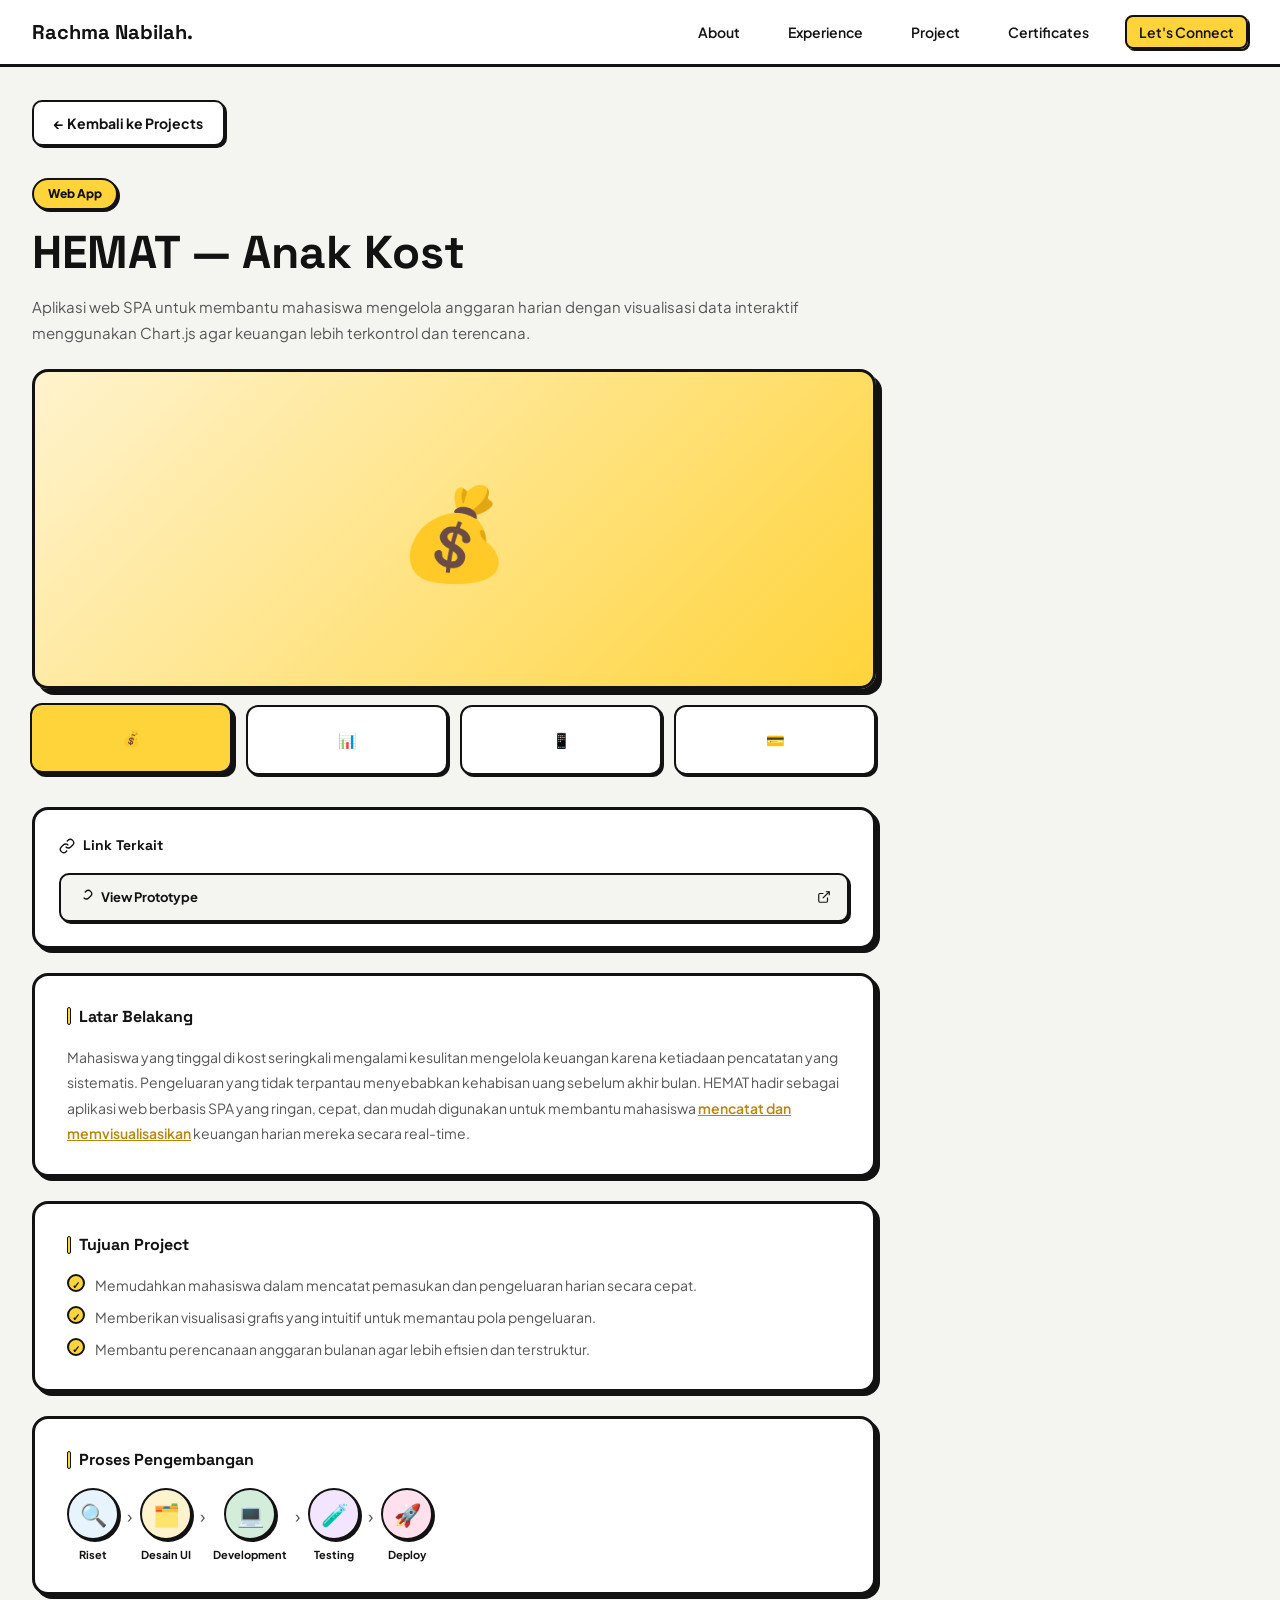
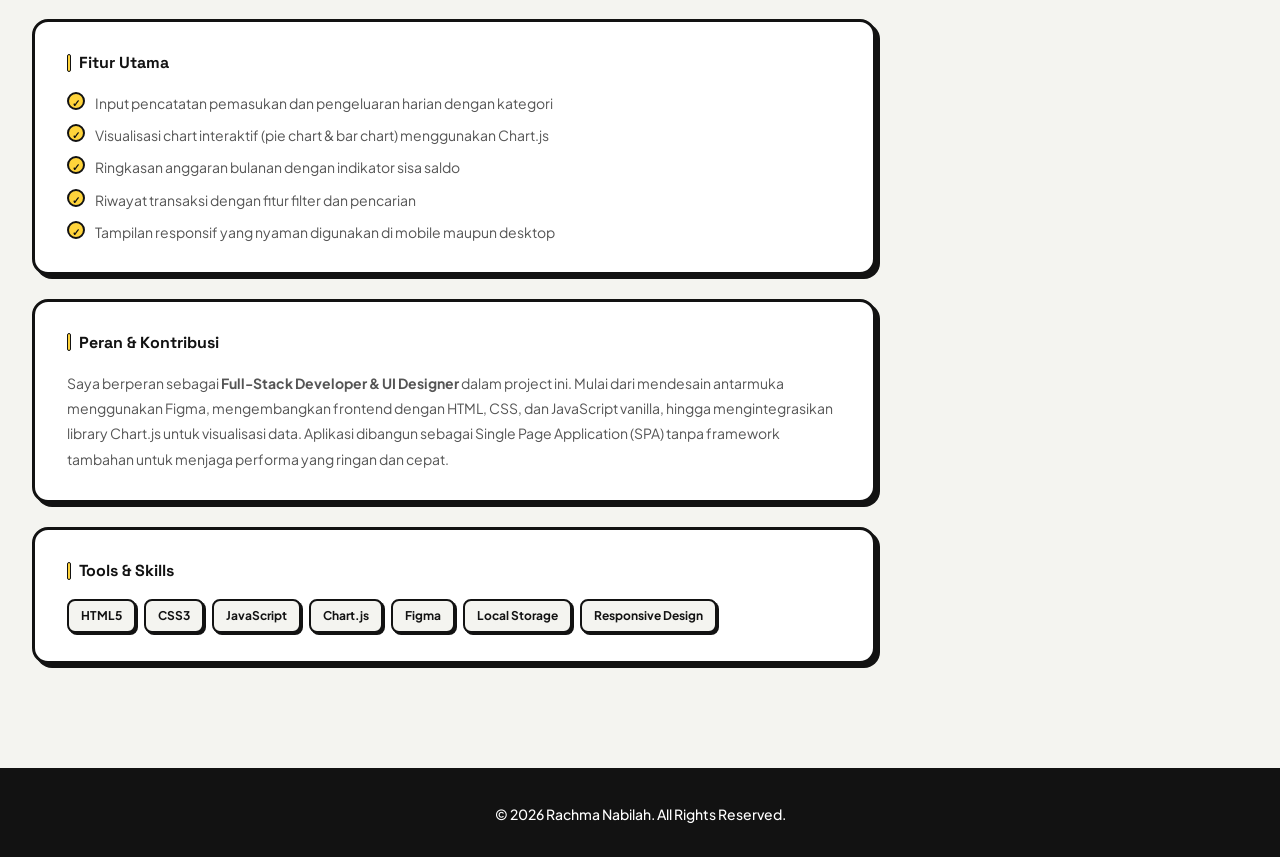
<file: detail-hemat.html>
<!DOCTYPE html>
<html lang="id">
<head>
  <meta charset="UTF-8" />
  <meta name="viewport" content="width=device-width, initial-scale=1.0" />
  <title>HEMAT Anak Kost — Rachma Nabilah</title>
  <link href="https://fonts.googleapis.com/css2?family=Plus+Jakarta+Sans:wght@400;500;600;700;800&family=Space+Grotesk:wght@500;700&display=swap" rel="stylesheet" />
  <link rel="stylesheet" href="css/detail.css">
</head>
<body>
  <nav>
    <div class="nav-inner">
      <a class="nav-brand" href="portfolio (1).html">Rachma Nabilah.</a>
      <ul class="nav-links">
        <li><a href="portfolio (1).html#about">About</a></li>
        <li><a href="portfolio (1).html#experience">Experience</a></li>
        <li><a href="portfolio (1).html#projects">Project</a></li>
        <li><a href="portfolio (1).html#certifications">Certificates</a></li>
        <li><a href="portfolio (1).html#contact" class="nav-cta">Let's Connect</a></li>
      </ul>
      <button class="nav-toggle" onclick="document.querySelector('.nav-links').classList.toggle('open')" aria-label="Menu">&#9776;</button>
    </div>
  </nav>

  <div class="back-wrap">
    <a href="portfolio (1).html#projects" class="btn-back">&#8592; Kembali ke Projects</a>
  </div>

  <div class="detail-wrap">
    <!-- KOLOM KIRI -->
    <div class="detail-left">
      <div class="project-header">
        <div class="project-type-badge">Web App</div>
        <h1 class="project-title">HEMAT — Anak Kost</h1>
        <p class="project-subtitle">Aplikasi web SPA untuk membantu mahasiswa mengelola anggaran harian dengan visualisasi data interaktif menggunakan Chart.js agar keuangan lebih terkontrol dan terencana.</p>
      </div>

      <div class="img-main-wrap" id="mainImage">💰</div>
      
      <!-- 4 Gambar Thumbnail di Sebelah Kanan Dibawah Deskripsi/Gambar Utama -->
      <div class="img-thumbs">
        <div class="img-thumb active" onclick="changeImage('💰')">💰</div>
        <div class="img-thumb" onclick="changeImage('📊')">📊</div>
        <div class="img-thumb" onclick="changeImage('📱')">📱</div>
        <div class="img-thumb" onclick="changeImage('💳')">💳</div>
      </div>

      <!-- Card Link Terkait (Dipindahkan ke sini, tepat di bawah 4 thumbnail) -->
      <div class="sidebar-card" style="margin-bottom: 24px;">
        <div class="sidebar-title">
          <svg width="16" height="16" viewBox="0 0 24 24" fill="none" stroke="currentColor" stroke-width="2"><path d="M10 13a5 5 0 0 0 7.54.54l3-3a5 5 0 0 0-7.07-7.07l-1.72 1.71"/><path d="M14 11a5 5 0 0 0-7.54-.54l-3 3a5 5 0 0 0 7.07 7.07l1.71-1.71"/></svg>
          Link Terkait
        </div>
        <a href="#" class="link-btn">
          <span>
            <svg width="16" height="16" viewBox="0 0 24 24" fill="none" stroke="currentColor" stroke-width="2"><path d="M10 13a5 5 0 0 0 7.54.54l3-3a5 5 0 0 0-7.07-7.07l-1.72 1.71"/></svg>
            View Prototype
          </span>
          <svg width="14" height="14" viewBox="0 0 24 24" fill="none" stroke="currentColor" stroke-width="2"><path d="M18 13v6a2 2 0 0 1-2 2H5a2 2 0 0 1-2-2V8a2 2 0 0 1 2-2h6"/><polyline points="15 3 21 3 21 9"/><line x1="10" y1="14" x2="21" y2="3"/></svg>
        </a>
      </div>

      <div class="content-block">
        <h3 class="block-title">Latar Belakang</h3>
        <p class="block-text">Mahasiswa yang tinggal di kost seringkali mengalami kesulitan mengelola keuangan karena ketiadaan pencatatan yang sistematis. Pengeluaran yang tidak terpantau menyebabkan kehabisan uang sebelum akhir bulan. HEMAT hadir sebagai aplikasi web berbasis SPA yang ringan, cepat, dan mudah digunakan untuk membantu mahasiswa <a href="#">mencatat dan memvisualisasikan</a> keuangan harian mereka secara real-time.</p>
      </div>

      <div class="content-block">
        <h3 class="block-title">Tujuan Project</h3>
        <ul class="check-list">
          <li>Memudahkan mahasiswa dalam <a href="#">mencatat pemasukan dan pengeluaran</a> harian secara cepat.</li>
          <li>Memberikan visualisasi grafis yang intuitif untuk memantau pola pengeluaran.</li>
          <li>Membantu perencanaan anggaran bulanan agar lebih efisien dan terstruktur.</li>
        </ul>
      </div>

      <div class="content-block">
        <h3 class="block-title">Proses Pengembangan</h3>
        <div class="process-steps">
          <div class="process-step">
            <div class="step-icon" style="background:#E8F4FD;">🔍</div>
            <span class="step-label">Riset</span>
          </div>
          <div class="step-arrow">›</div>
          <div class="process-step">
            <div class="step-icon" style="background:#FFF3CD;">🗂️</div>
            <span class="step-label">Desain UI</span>
          </div>
          <div class="step-arrow">›</div>
          <div class="process-step">
            <div class="step-icon" style="background:#D4EDDA;">💻</div>
            <span class="step-label">Development</span>
          </div>
          <div class="step-arrow">›</div>
          <div class="process-step">
            <div class="step-icon" style="background:#F3E5FF;">🧪</div>
            <span class="step-label">Testing</span>
          </div>
          <div class="step-arrow">›</div>
          <div class="process-step">
            <div class="step-icon" style="background:#FFE0EC;">🚀</div>
            <span class="step-label">Deploy</span>
          </div>
        </div>
      </div>

      <div class="content-block">
        <h3 class="block-title">Fitur Utama</h3>
        <ul class="check-list">
          <li>Input pencatatan pemasukan dan pengeluaran harian dengan kategori</li>
          <li>Visualisasi chart interaktif (pie chart & bar chart) menggunakan Chart.js</li>
          <li>Ringkasan anggaran bulanan dengan indikator sisa saldo</li>
          <li>Riwayat transaksi dengan fitur filter dan pencarian</li>
          <li>Tampilan responsif yang nyaman digunakan di mobile maupun desktop</li>
        </ul>
      </div>

      <div class="content-block">
        <h3 class="block-title">Peran &amp; Kontribusi</h3>
        <p class="block-text">Saya berperan sebagai <strong>Full-Stack Developer & UI Designer</strong> dalam project ini. Mulai dari mendesain antarmuka menggunakan Figma, mengembangkan frontend dengan HTML, CSS, dan JavaScript vanilla, hingga mengintegrasikan library Chart.js untuk visualisasi data. Aplikasi dibangun sebagai Single Page Application (SPA) tanpa framework tambahan untuk menjaga performa yang ringan dan cepat.</p>
      </div>

      <div class="content-block">
        <h3 class="block-title">Tools &amp; Skills</h3>
        <div class="tags-wrap">
          <span class="tag">HTML5</span>
          <span class="tag">CSS3</span>
          <span class="tag">JavaScript</span>
          <span class="tag">Chart.js</span>
          <span class="tag">Figma</span>
          <span class="tag">Local Storage</span>
          <span class="tag">Responsive Design</span>
        </div>
      </div>
    </div>
    </div>
  </div>

  <footer>
    <p>&copy; 2026 <span>Rachma Nabilah</span>. All Rights Reserved.</p>
  </footer>

  <script src="js/detail.js"></script>
</body>
</html>
</file>
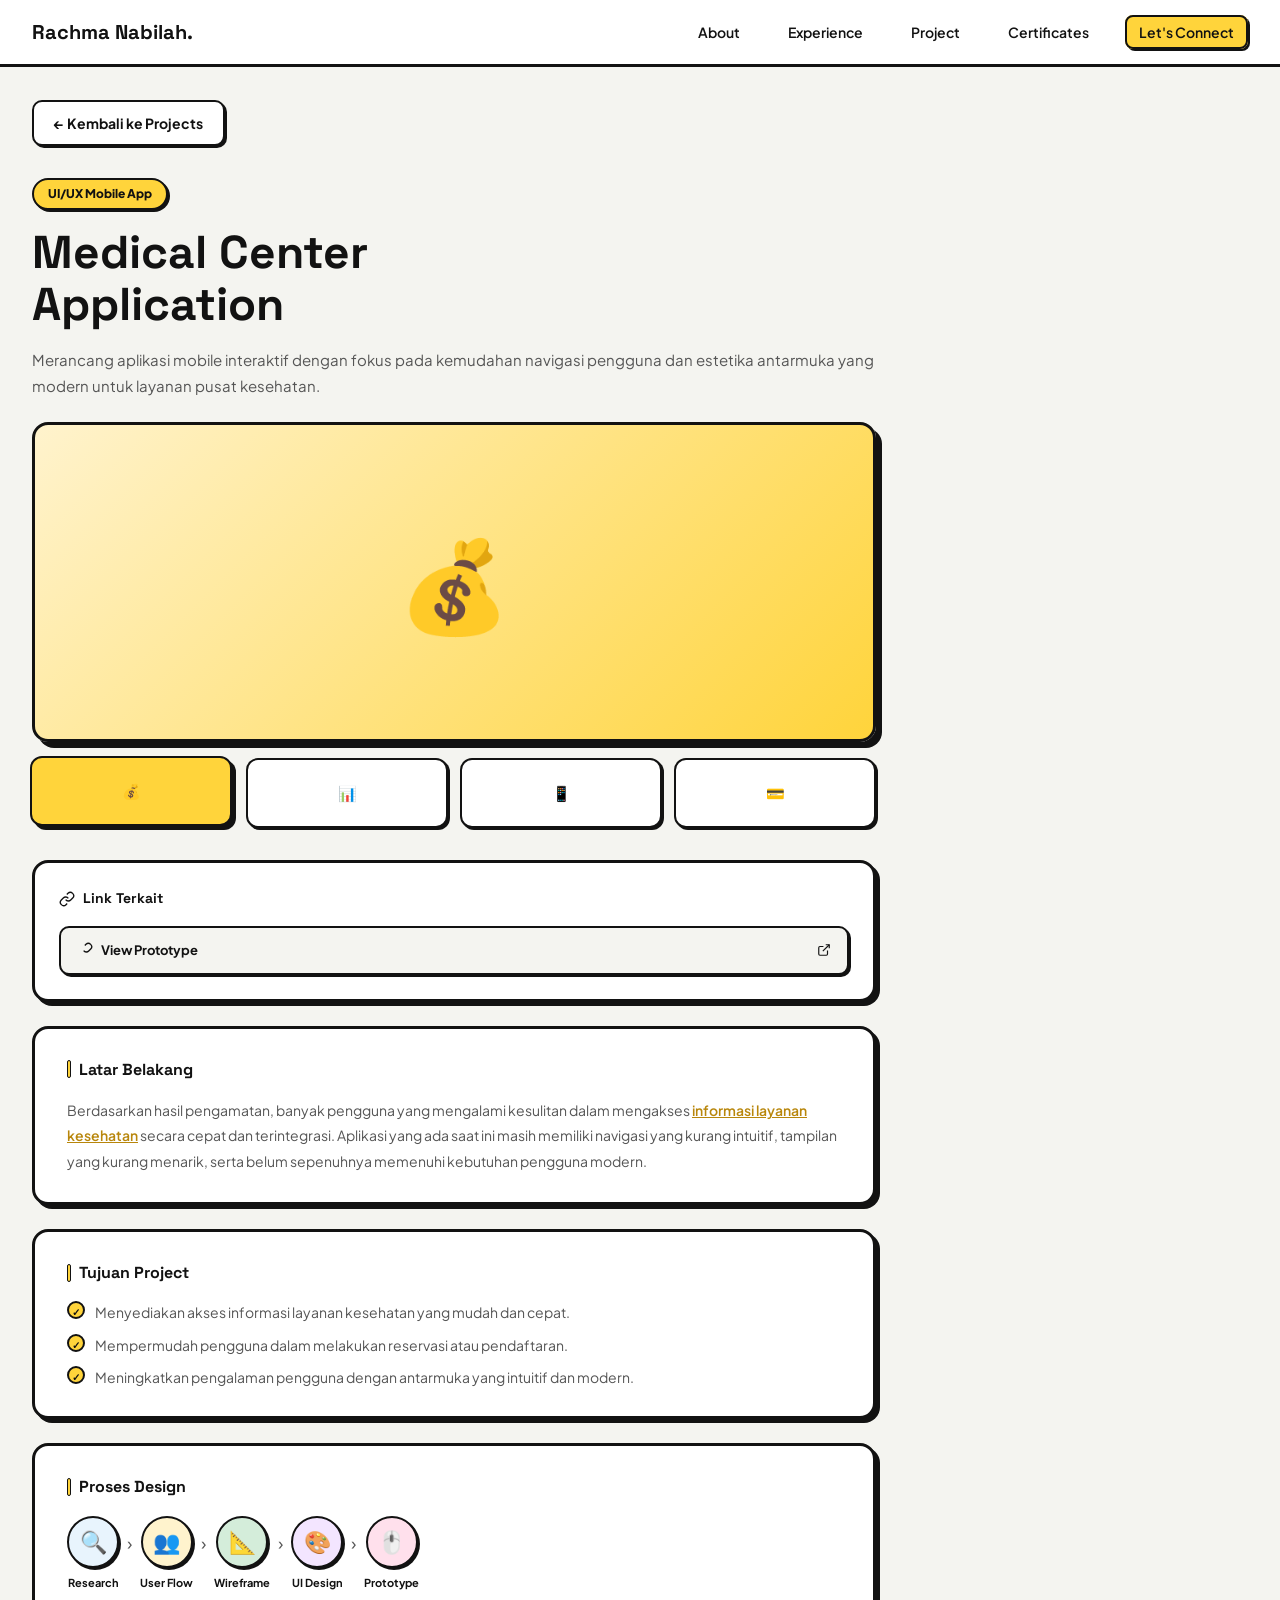
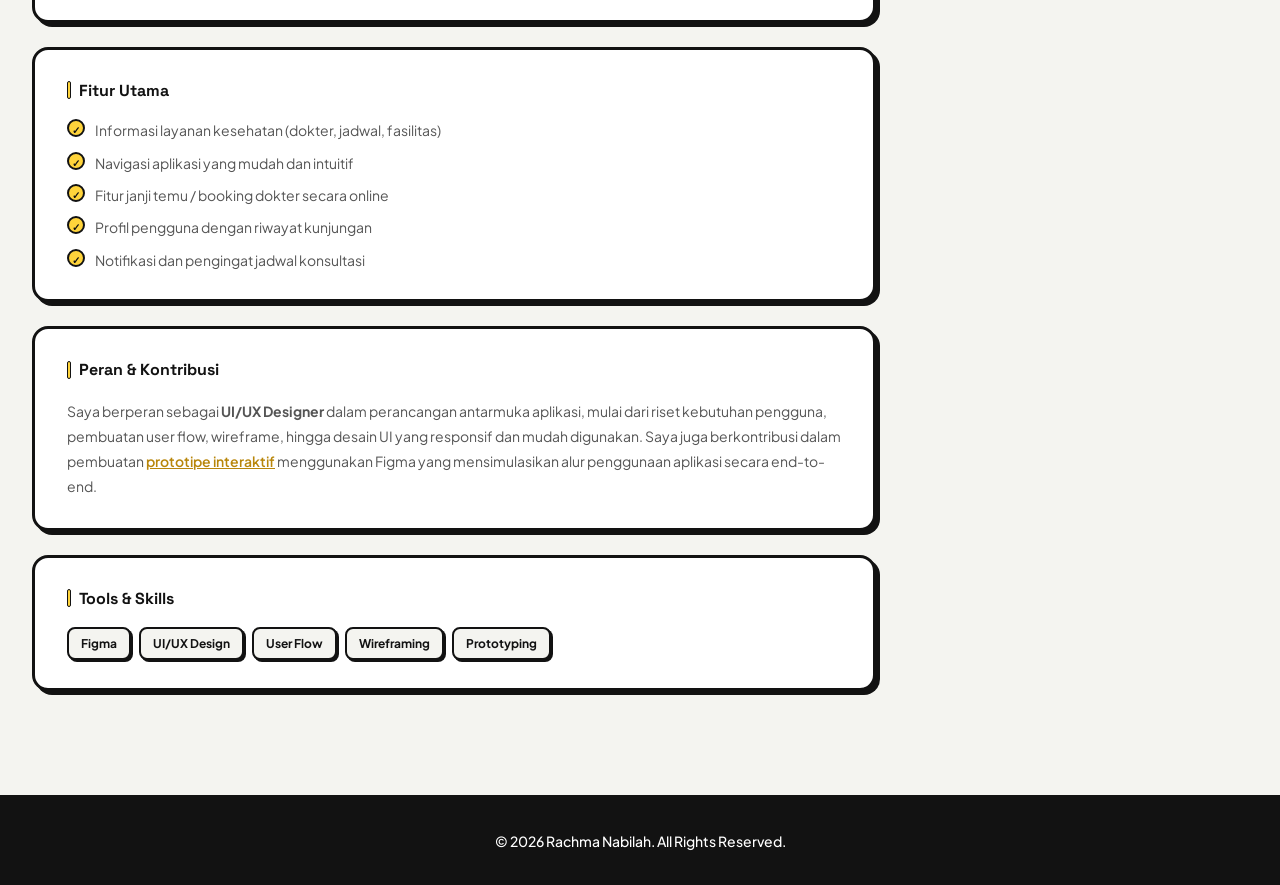
<file: detail-medical.html>
<!DOCTYPE html>
<html lang="id">
<head>
  <meta charset="UTF-8" />
  <meta name="viewport" content="width=device-width, initial-scale=1.0" />
  <title>Medical Center Application — Rachma Nabilah</title>
  <link href="https://fonts.googleapis.com/css2?family=Plus+Jakarta+Sans:wght@400;500;600;700;800&family=Space+Grotesk:wght@500;700&display=swap" rel="stylesheet" />
  <link rel="stylesheet" href="css/detail.css">
</head>
<body>
  <nav>
    <div class="nav-inner">
      <a class="nav-brand" href="portfolio (1).html">Rachma Nabilah.</a>
      <ul class="nav-links">
        <li><a href="portfolio (1).html#about">About</a></li>
        <li><a href="portfolio (1).html#experience">Experience</a></li>
        <li><a href="portfolio (1).html#projects">Project</a></li>
        <li><a href="portfolio (1).html#certifications">Certificates</a></li>
        <li><a href="portfolio (1).html#contact" class="nav-cta">Let's Connect</a></li>
      </ul>
      <button class="nav-toggle" onclick="document.querySelector('.nav-links').classList.toggle('open')" aria-label="Menu">&#9776;</button>
    </div>
  </nav>

  <div class="back-wrap">
    <a href="portfolio (1).html#projects" class="btn-back">&#8592; Kembali ke Projects</a>
  </div>

  <div class="detail-wrap">
    <!-- KOLOM KIRI -->
    <div class="detail-left">
      <div class="project-header">
        <div class="project-type-badge">UI/UX Mobile App</div>
        <h1 class="project-title">Medical Center<br>Application</h1>
        <p class="project-subtitle">Merancang aplikasi mobile interaktif dengan fokus pada kemudahan navigasi pengguna dan estetika antarmuka yang modern untuk layanan pusat kesehatan.</p>
      </div>

      <div class="img-main-wrap" id="mainImage">💰</div>
      
      <!-- 4 Gambar Thumbnail di Sebelah Kanan Dibawah Deskripsi/Gambar Utama -->
      <div class="img-thumbs">
        <div class="img-thumb active" onclick="changeImage('💰')">💰</div>
        <div class="img-thumb" onclick="changeImage('📊')">📊</div>
        <div class="img-thumb" onclick="changeImage('📱')">📱</div>
        <div class="img-thumb" onclick="changeImage('💳')">💳</div>
      </div>

      <!-- Card Link Terkait (Dipindahkan ke sini, tepat di bawah 4 thumbnail) -->
      <div class="sidebar-card" style="margin-bottom: 24px;">
        <div class="sidebar-title">
          <svg width="16" height="16" viewBox="0 0 24 24" fill="none" stroke="currentColor" stroke-width="2"><path d="M10 13a5 5 0 0 0 7.54.54l3-3a5 5 0 0 0-7.07-7.07l-1.72 1.71"/><path d="M14 11a5 5 0 0 0-7.54-.54l-3 3a5 5 0 0 0 7.07 7.07l1.71-1.71"/></svg>
          Link Terkait
        </div>
        <a href="#" class="link-btn">
          <span>
            <svg width="16" height="16" viewBox="0 0 24 24" fill="none" stroke="currentColor" stroke-width="2"><path d="M10 13a5 5 0 0 0 7.54.54l3-3a5 5 0 0 0-7.07-7.07l-1.72 1.71"/></svg>
            View Prototype
          </span>
          <svg width="14" height="14" viewBox="0 0 24 24" fill="none" stroke="currentColor" stroke-width="2"><path d="M18 13v6a2 2 0 0 1-2 2H5a2 2 0 0 1-2-2V8a2 2 0 0 1 2-2h6"/><polyline points="15 3 21 3 21 9"/><line x1="10" y1="14" x2="21" y2="3"/></svg>
        </a>
      </div>

      <div class="content-block">
        <h3 class="block-title">Latar Belakang</h3>
        <p class="block-text">Berdasarkan hasil pengamatan, banyak pengguna yang mengalami kesulitan dalam mengakses <a href="#">informasi layanan kesehatan</a> secara cepat dan terintegrasi. Aplikasi yang ada saat ini masih memiliki navigasi yang kurang intuitif, tampilan yang kurang menarik, serta belum sepenuhnya memenuhi kebutuhan pengguna modern.</p>
      </div>

      <div class="content-block">
        <h3 class="block-title">Tujuan Project</h3>
        <ul class="check-list">
          <li>Menyediakan akses <a href="#">informasi layanan kesehatan</a> yang mudah dan cepat.</li>
          <li>Mempermudah pengguna dalam melakukan <a href="#">reservasi atau pendaftaran</a>.</li>
          <li>Meningkatkan pengalaman pengguna dengan <a href="#">antarmuka yang intuitif</a> dan modern.</li>
        </ul>
      </div>

      <div class="content-block">
        <h3 class="block-title">Proses Design</h3>
        <div class="process-steps">
          <div class="process-step">
            <div class="step-icon" style="background:#E8F4FD;">🔍</div>
            <span class="step-label">Research</span>
          </div>
          <div class="step-arrow">›</div>
          <div class="process-step">
            <div class="step-icon" style="background:#FFF3CD;">👥</div>
            <span class="step-label">User Flow</span>
          </div>
          <div class="step-arrow">›</div>
          <div class="process-step">
            <div class="step-icon" style="background:#D4EDDA;">📐</div>
            <span class="step-label">Wireframe</span>
          </div>
          <div class="step-arrow">›</div>
          <div class="process-step">
            <div class="step-icon" style="background:#F3E5FF;">🎨</div>
            <span class="step-label">UI Design</span>
          </div>
          <div class="step-arrow">›</div>
          <div class="process-step">
            <div class="step-icon" style="background:#FFE0EC;">🖱️</div>
            <span class="step-label">Prototype</span>
          </div>
        </div>
      </div>

      <div class="content-block">
        <h3 class="block-title">Fitur Utama</h3>
        <ul class="check-list">
          <li>Informasi layanan kesehatan (dokter, jadwal, fasilitas)</li>
          <li>Navigasi aplikasi yang mudah dan intuitif</li>
          <li>Fitur janji temu / booking dokter secara online</li>
          <li>Profil pengguna dengan riwayat kunjungan</li>
          <li>Notifikasi dan pengingat jadwal konsultasi</li>
        </ul>
      </div>

      <div class="content-block">
        <h3 class="block-title">Peran &amp; Kontribusi</h3>
        <p class="block-text">Saya berperan sebagai <strong>UI/UX Designer</strong> dalam perancangan antarmuka aplikasi, mulai dari riset kebutuhan pengguna, pembuatan user flow, wireframe, hingga desain UI yang responsif dan mudah digunakan. Saya juga berkontribusi dalam pembuatan <a href="#">prototipe interaktif</a> menggunakan Figma yang mensimulasikan alur penggunaan aplikasi secara end-to-end.</p>
      </div>

      <div class="content-block">
        <h3 class="block-title">Tools &amp; Skills</h3>
        <div class="tags-wrap">
          <span class="tag">Figma</span>
          <span class="tag">UI/UX Design</span>
          <span class="tag">User Flow</span>
          <span class="tag">Wireframing</span>
          <span class="tag">Prototyping</span>
        </div>
      </div>
    </div>
    </div>
  </div>

  <footer>
    <p>&copy; 2026 <span>Rachma Nabilah</span>. All Rights Reserved.</p>
  </footer>

  <script src="js/detail.js"></script>
</body>
</html>
</file>
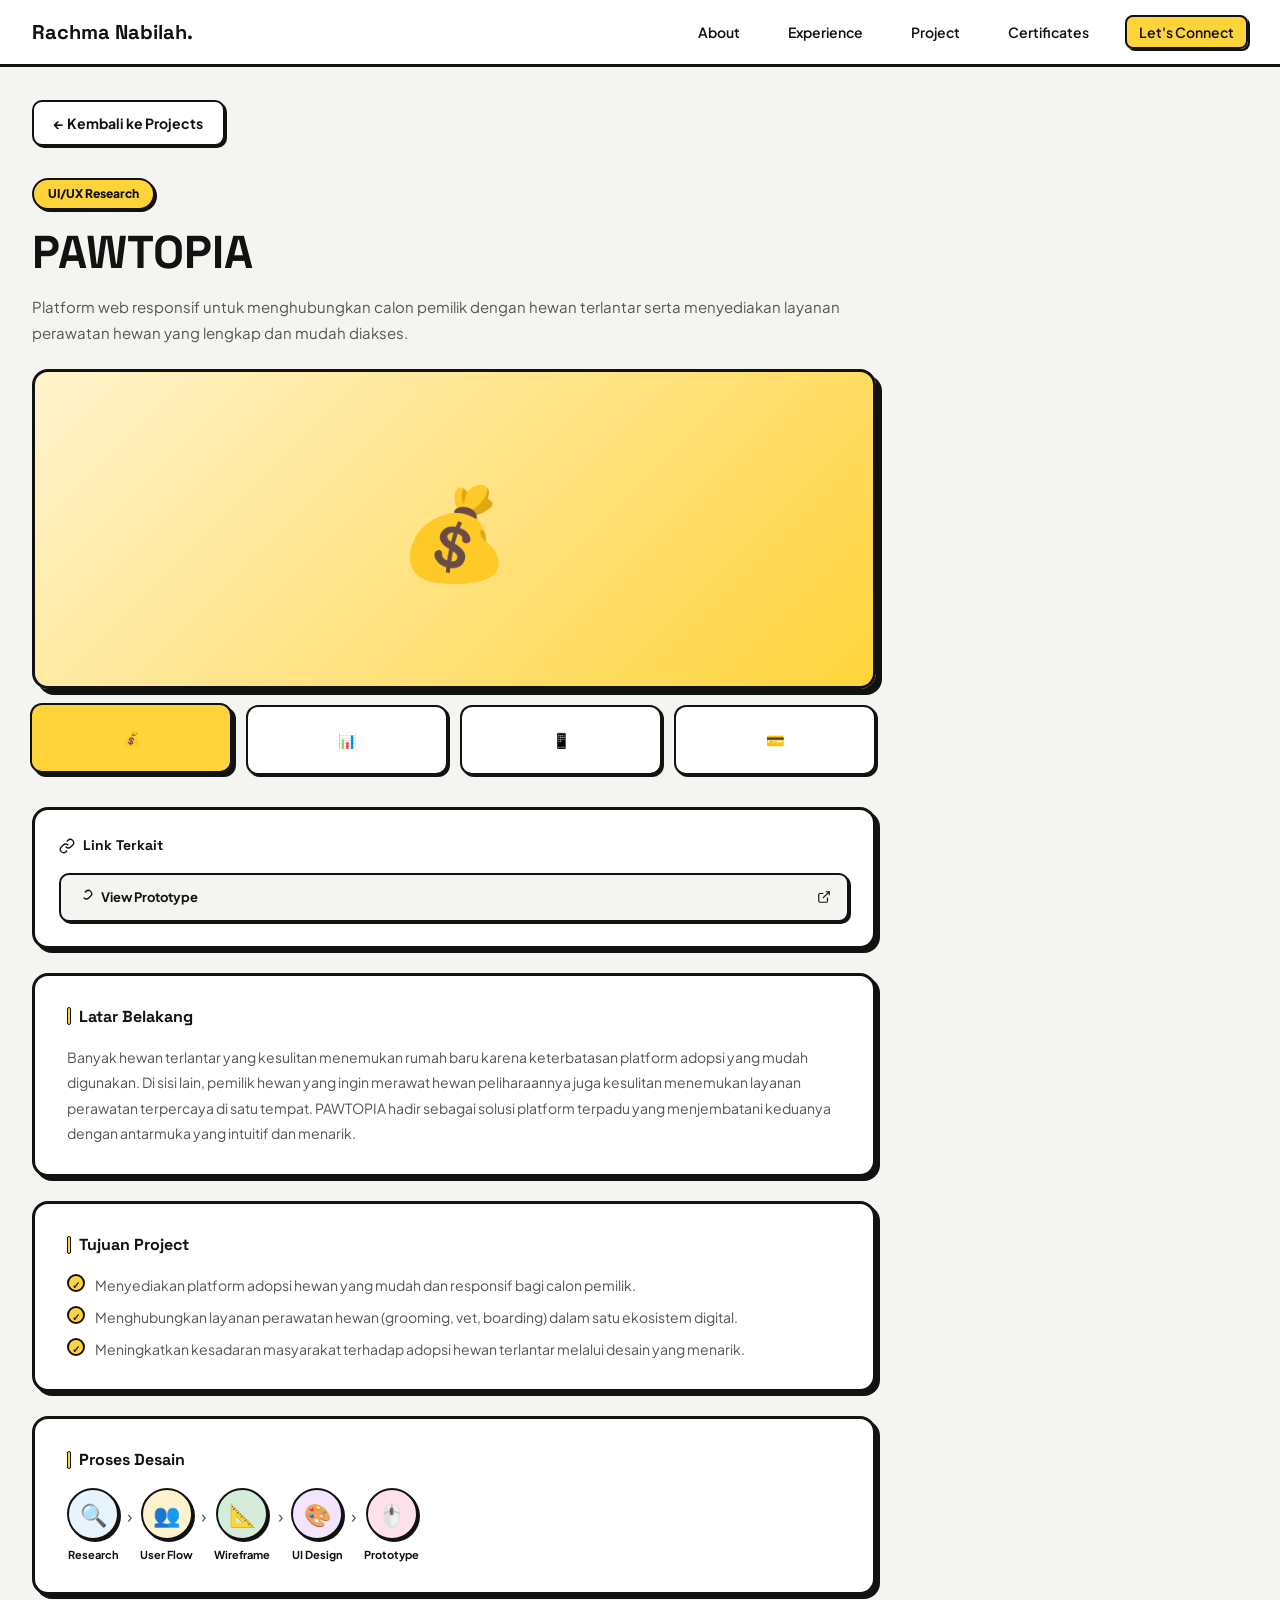
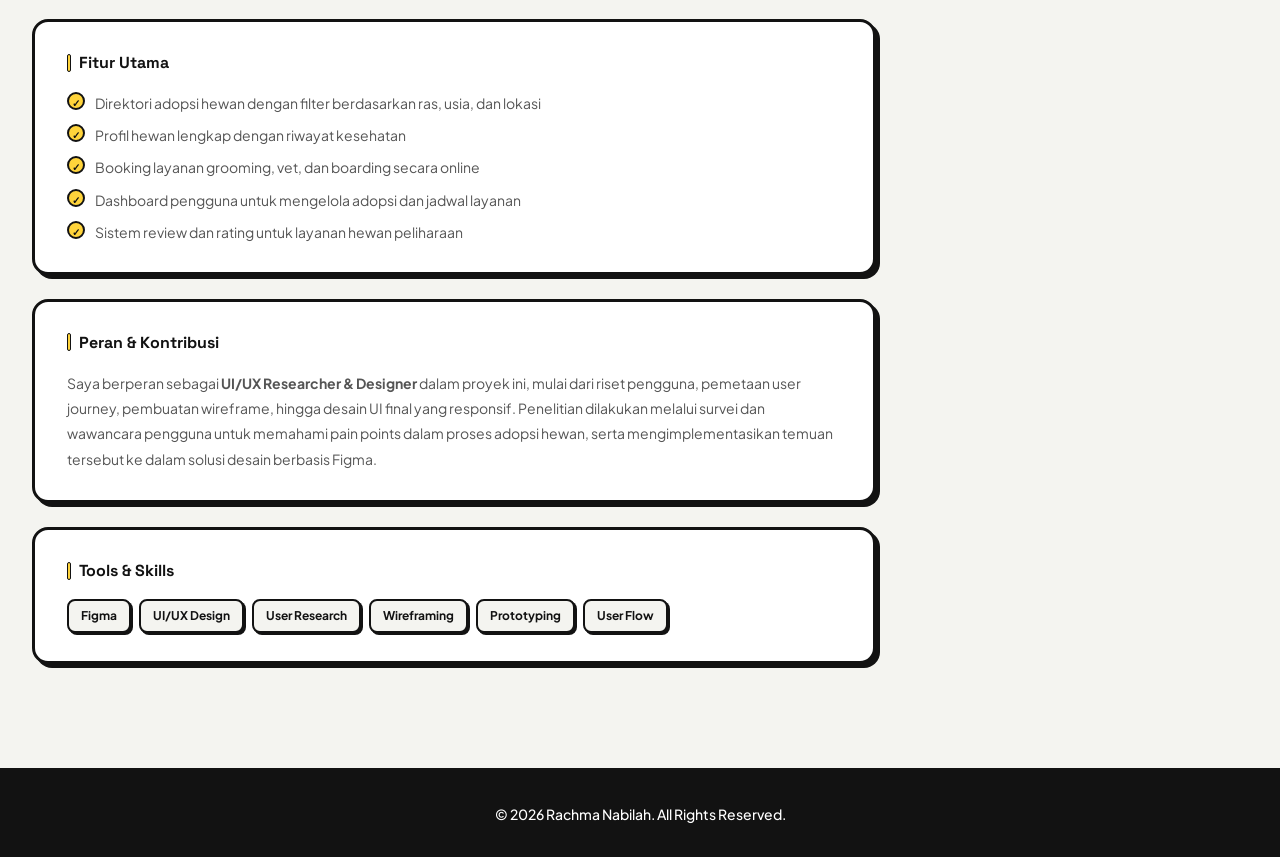
<file: detail-pawtopia.html>
<!DOCTYPE html>
<html lang="id">
<head>
  <meta charset="UTF-8" />
  <meta name="viewport" content="width=device-width, initial-scale=1.0" />
  <title>PAWTOPIA — Rachma Nabilah</title>
  <link href="https://fonts.googleapis.com/css2?family=Plus+Jakarta+Sans:wght@400;500;600;700;800&family=Space+Grotesk:wght@500;700&display=swap" rel="stylesheet" />
  <link rel="stylesheet" href="css/detail.css">
</head>
<body>
  <nav>
    <div class="nav-inner">
      <a class="nav-brand" href="portfolio (1).html">Rachma Nabilah.</a>
      <ul class="nav-links">
        <li><a href="portfolio (1).html#about">About</a></li>
        <li><a href="portfolio (1).html#experience">Experience</a></li>
        <li><a href="portfolio (1).html#projects">Project</a></li>
        <li><a href="portfolio (1).html#certifications">Certificates</a></li>
        <li><a href="portfolio (1).html#contact" class="nav-cta">Let's Connect</a></li>
      </ul>
      <button class="nav-toggle" onclick="document.querySelector('.nav-links').classList.toggle('open')" aria-label="Menu">&#9776;</button>
    </div>
  </nav>

  <div class="back-wrap">
    <a href="portfolio (1).html#projects" class="btn-back">&#8592; Kembali ke Projects</a>
  </div>

  <div class="detail-wrap">
    <!-- KOLOM KIRI -->
    <div class="detail-left">
      <div class="project-header">
        <div class="project-type-badge">UI/UX Research</div>
        <h1 class="project-title">PAWTOPIA</h1>
        <p class="project-subtitle">Platform web responsif untuk menghubungkan calon pemilik dengan hewan terlantar serta menyediakan layanan perawatan hewan yang lengkap dan mudah diakses.</p>
      </div>

      <div class="img-main-wrap" id="mainImage">💰</div>
      
      <!-- 4 Gambar Thumbnail di Sebelah Kanan Dibawah Deskripsi/Gambar Utama -->
      <div class="img-thumbs">
        <div class="img-thumb active" onclick="changeImage('💰')">💰</div>
        <div class="img-thumb" onclick="changeImage('📊')">📊</div>
        <div class="img-thumb" onclick="changeImage('📱')">📱</div>
        <div class="img-thumb" onclick="changeImage('💳')">💳</div>
      </div>

      <!-- Card Link Terkait (Dipindahkan ke sini, tepat di bawah 4 thumbnail) -->
      <div class="sidebar-card" style="margin-bottom: 24px;">
        <div class="sidebar-title">
          <svg width="16" height="16" viewBox="0 0 24 24" fill="none" stroke="currentColor" stroke-width="2"><path d="M10 13a5 5 0 0 0 7.54.54l3-3a5 5 0 0 0-7.07-7.07l-1.72 1.71"/><path d="M14 11a5 5 0 0 0-7.54-.54l-3 3a5 5 0 0 0 7.07 7.07l1.71-1.71"/></svg>
          Link Terkait
        </div>
        <a href="#" class="link-btn">
          <span>
            <svg width="16" height="16" viewBox="0 0 24 24" fill="none" stroke="currentColor" stroke-width="2"><path d="M10 13a5 5 0 0 0 7.54.54l3-3a5 5 0 0 0-7.07-7.07l-1.72 1.71"/></svg>
            View Prototype
          </span>
          <svg width="14" height="14" viewBox="0 0 24 24" fill="none" stroke="currentColor" stroke-width="2"><path d="M18 13v6a2 2 0 0 1-2 2H5a2 2 0 0 1-2-2V8a2 2 0 0 1 2-2h6"/><polyline points="15 3 21 3 21 9"/><line x1="10" y1="14" x2="21" y2="3"/></svg>
        </a>
      </div>

      <div class="content-block">
        <h3 class="block-title">Latar Belakang</h3>
        <p class="block-text">Banyak hewan terlantar yang kesulitan menemukan rumah baru karena keterbatasan platform adopsi yang mudah digunakan. Di sisi lain, pemilik hewan yang ingin merawat hewan peliharaannya juga kesulitan menemukan layanan perawatan terpercaya di satu tempat. PAWTOPIA hadir sebagai solusi platform terpadu yang menjembatani keduanya dengan antarmuka yang intuitif dan menarik.</p>
      </div>

      <div class="content-block">
        <h3 class="block-title">Tujuan Project</h3>
        <ul class="check-list">
          <li>Menyediakan platform adopsi hewan yang <a href="#">mudah dan responsif</a> bagi calon pemilik.</li>
          <li>Menghubungkan layanan perawatan hewan (grooming, vet, boarding) dalam satu ekosistem digital.</li>
          <li>Meningkatkan kesadaran masyarakat terhadap adopsi hewan terlantar melalui desain yang menarik.</li>
        </ul>
      </div>

      <div class="content-block">
        <h3 class="block-title">Proses Desain</h3>
        <div class="process-steps">
          <div class="process-step">
            <div class="step-icon" style="background:#E8F4FD;">🔍</div>
            <span class="step-label">Research</span>
          </div>
          <div class="step-arrow">›</div>
          <div class="process-step">
            <div class="step-icon" style="background:#FFF3CD;">👥</div>
            <span class="step-label">User Flow</span>
          </div>
          <div class="step-arrow">›</div>
          <div class="process-step">
            <div class="step-icon" style="background:#D4EDDA;">📐</div>
            <span class="step-label">Wireframe</span>
          </div>
          <div class="step-arrow">›</div>
          <div class="process-step">
            <div class="step-icon" style="background:#F3E5FF;">🎨</div>
            <span class="step-label">UI Design</span>
          </div>
          <div class="step-arrow">›</div>
          <div class="process-step">
            <div class="step-icon" style="background:#FFE0EC;">🖱️</div>
            <span class="step-label">Prototype</span>
          </div>
        </div>
      </div>

      <div class="content-block">
        <h3 class="block-title">Fitur Utama</h3>
        <ul class="check-list">
          <li>Direktori adopsi hewan dengan filter berdasarkan ras, usia, dan lokasi</li>
          <li>Profil hewan lengkap dengan riwayat kesehatan</li>
          <li>Booking layanan grooming, vet, dan boarding secara online</li>
          <li>Dashboard pengguna untuk mengelola adopsi dan jadwal layanan</li>
          <li>Sistem review dan rating untuk layanan hewan peliharaan</li>
        </ul>
      </div>

      <div class="content-block">
        <h3 class="block-title">Peran &amp; Kontribusi</h3>
        <p class="block-text">Saya berperan sebagai <strong>UI/UX Researcher & Designer</strong> dalam proyek ini, mulai dari riset pengguna, pemetaan user journey, pembuatan wireframe, hingga desain UI final yang responsif. Penelitian dilakukan melalui survei dan wawancara pengguna untuk memahami pain points dalam proses adopsi hewan, serta mengimplementasikan temuan tersebut ke dalam solusi desain berbasis Figma.</p>
      </div>

      <div class="content-block">
        <h3 class="block-title">Tools &amp; Skills</h3>
        <div class="tags-wrap">
          <span class="tag">Figma</span>
          <span class="tag">UI/UX Design</span>
          <span class="tag">User Research</span>
          <span class="tag">Wireframing</span>
          <span class="tag">Prototyping</span>
          <span class="tag">User Flow</span>
        </div>
      </div>
    </div>
    </div>
  </div>

  <footer>
    <p>&copy; 2026 <span>Rachma Nabilah</span>. All Rights Reserved.</p>
  </footer>

  <script src="js/detail.js"></script>
</body>
</html>
</file>
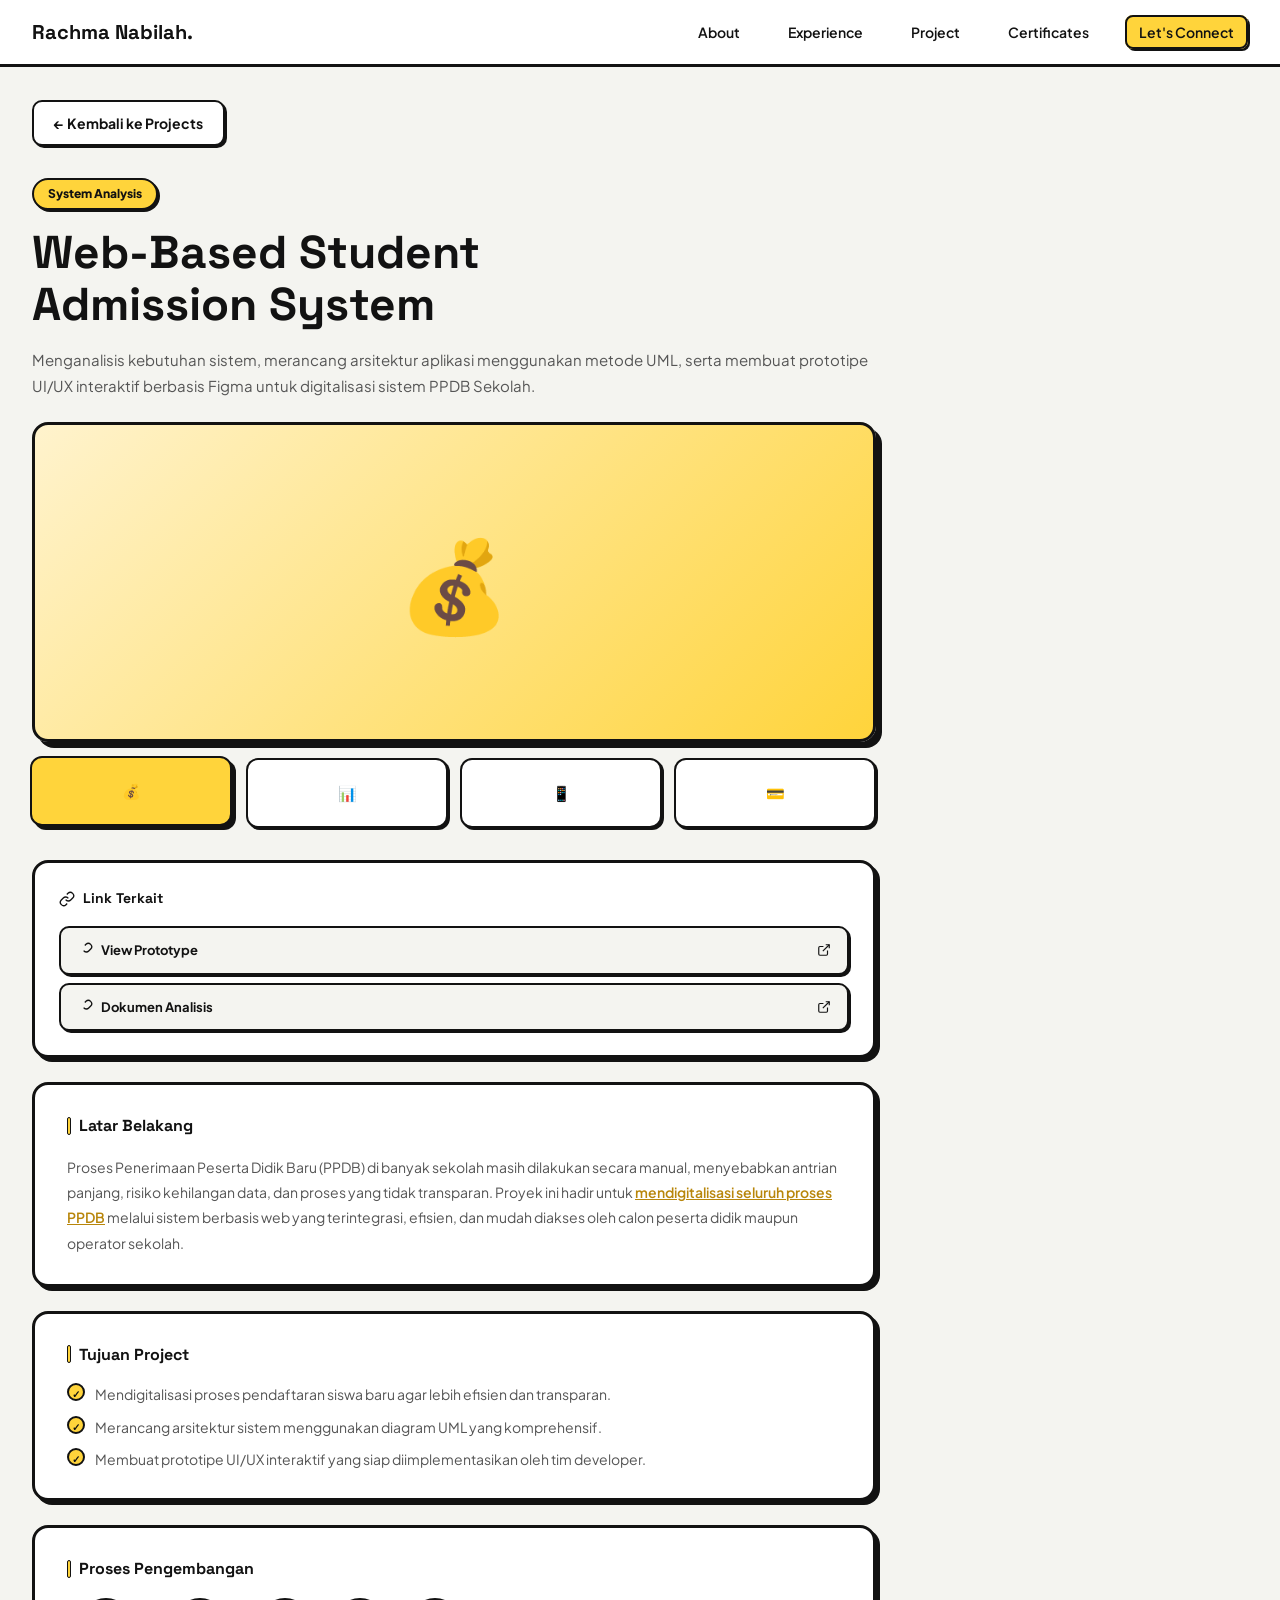
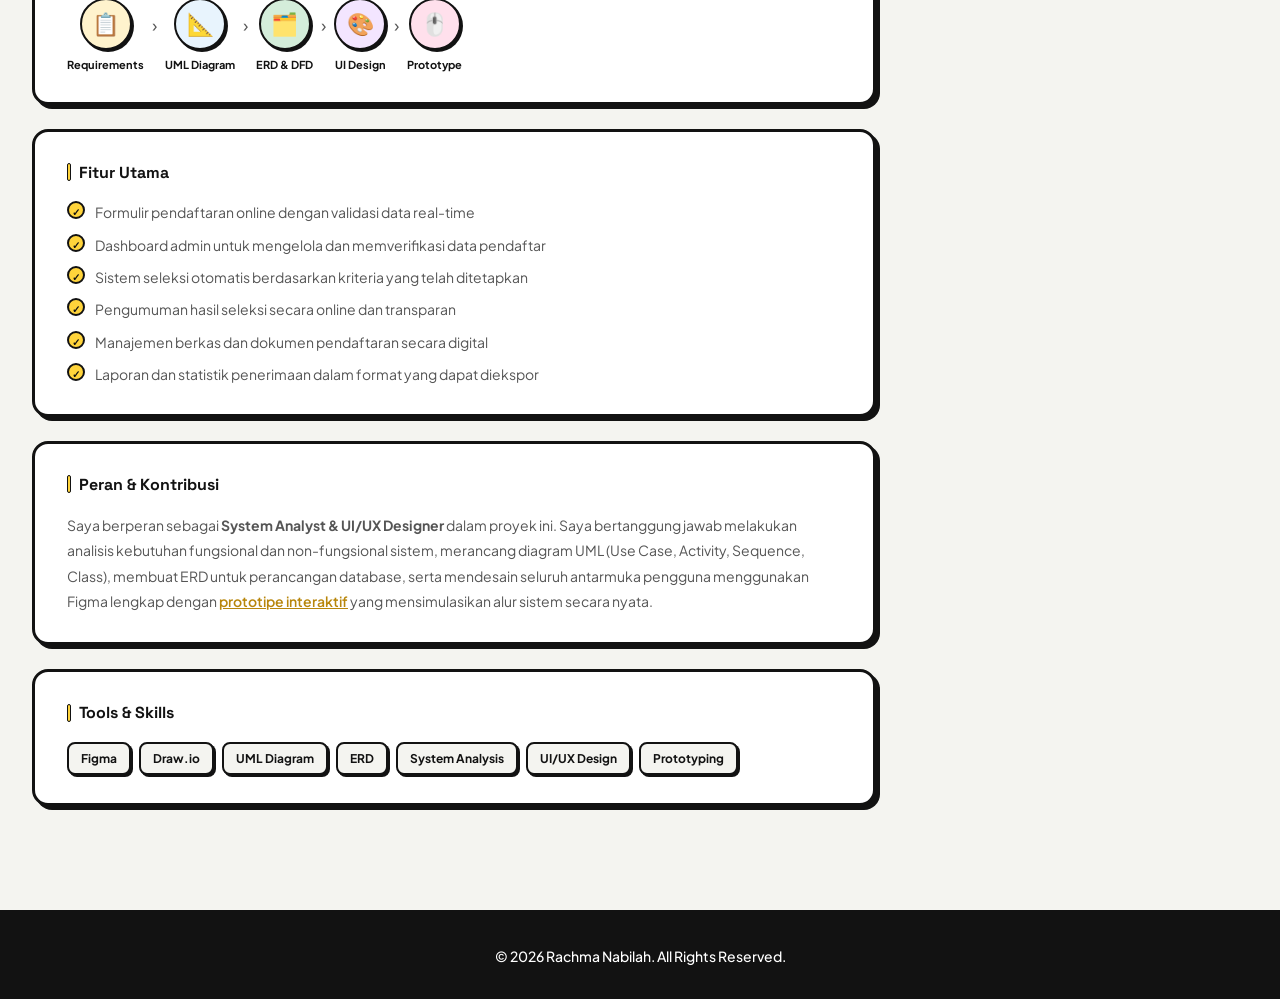
<file: detail-ppdb.html>
<!DOCTYPE html>
<html lang="id">
<head>
  <meta charset="UTF-8" />
  <meta name="viewport" content="width=device-width, initial-scale=1.0" />
  <title>Web-Based Student Admission System — Rachma Nabilah</title>
  <link href="https://fonts.googleapis.com/css2?family=Plus+Jakarta+Sans:wght@400;500;600;700;800&family=Space+Grotesk:wght@500;700&display=swap" rel="stylesheet" />
  <link rel="stylesheet" href="css/detail.css">
</head>
<body>
  <nav>
    <div class="nav-inner">
      <a class="nav-brand" href="portfolio (1).html">Rachma <span>Nabilah.</span></a>
      <ul class="nav-links">
        <li><a href="portfolio (1).html#about">About</a></li>
        <li><a href="portfolio (1).html#experience">Experience</a></li>
        <li><a href="portfolio (1).html#projects">Project</a></li>
        <li><a href="portfolio (1).html#certifications">Certificates</a></li>
        <li><a href="portfolio (1).html#contact" class="nav-cta">Let's Connect</a></li>
      </ul>
      <button class="nav-toggle" onclick="document.querySelector('.nav-links').classList.toggle('open')" aria-label="Menu">&#9776;</button>
    </div>
  </nav>

  <div class="back-wrap">
    <a href="portfolio (1).html#projects" class="btn-back">&#8592; Kembali ke Projects</a>
  </div>

  <div class="detail-wrap">
    <!-- KOLOM KIRI -->
    <div class="detail-left">
      <div class="project-header">
        <div class="project-type-badge">System Analysis</div>
        <h1 class="project-title">Web-Based Student<br>Admission System</h1>
        <p class="project-subtitle">Menganalisis kebutuhan sistem, merancang arsitektur aplikasi menggunakan metode UML, serta membuat prototipe UI/UX interaktif berbasis Figma untuk digitalisasi sistem PPDB Sekolah.</p>
      </div>

      <div class="img-main-wrap" id="mainImage">💰</div>
      
      <!-- 4 Gambar Thumbnail di Sebelah Kanan Dibawah Deskripsi/Gambar Utama -->
      <div class="img-thumbs">
        <div class="img-thumb active" onclick="changeImage('💰')">💰</div>
        <div class="img-thumb" onclick="changeImage('📊')">📊</div>
        <div class="img-thumb" onclick="changeImage('📱')">📱</div>
        <div class="img-thumb" onclick="changeImage('💳')">💳</div>
      </div>

      <!-- Card Link Terkait (Dipindahkan ke sini, tepat di bawah 4 thumbnail) -->
      <div class="sidebar-card" style="margin-bottom: 24px;">
        <div class="sidebar-title">
          <svg width="16" height="16" viewBox="0 0 24 24" fill="none" stroke="currentColor" stroke-width="2"><path d="M10 13a5 5 0 0 0 7.54.54l3-3a5 5 0 0 0-7.07-7.07l-1.72 1.71"/><path d="M14 11a5 5 0 0 0-7.54-.54l-3 3a5 5 0 0 0 7.07 7.07l1.71-1.71"/></svg>
          Link Terkait
        </div>
        <a href="#" class="link-btn">
          <span>
            <svg width="16" height="16" viewBox="0 0 24 24" fill="none" stroke="currentColor" stroke-width="2"><path d="M10 13a5 5 0 0 0 7.54.54l3-3a5 5 0 0 0-7.07-7.07l-1.72 1.71"/></svg>
            View Prototype
          </span>
          <svg width="14" height="14" viewBox="0 0 24 24" fill="none" stroke="currentColor" stroke-width="2"><path d="M18 13v6a2 2 0 0 1-2 2H5a2 2 0 0 1-2-2V8a2 2 0 0 1 2-2h6"/><polyline points="15 3 21 3 21 9"/><line x1="10" y1="14" x2="21" y2="3"/></svg>
        </a>
        <a href="#" class="link-btn">
          <span>
            <svg width="16" height="16" viewBox="0 0 24 24" fill="none" stroke="currentColor" stroke-width="2"><path d="M10 13a5 5 0 0 0 7.54.54l3-3a5 5 0 0 0-7.07-7.07l-1.72 1.71"/></svg>
            Dokumen Analisis
          </span>
          <svg width="14" height="14" viewBox="0 0 24 24" fill="none" stroke="currentColor" stroke-width="2"><path d="M18 13v6a2 2 0 0 1-2 2H5a2 2 0 0 1-2-2V8a2 2 0 0 1 2-2h6"/><polyline points="15 3 21 3 21 9"/><line x1="10" y1="14" x2="21" y2="3"/></svg>
        </a>
      </div>

      <div class="content-block">
        <h3 class="block-title">Latar Belakang</h3>
        <p class="block-text">Proses Penerimaan Peserta Didik Baru (PPDB) di banyak sekolah masih dilakukan secara manual, menyebabkan antrian panjang, risiko kehilangan data, dan proses yang tidak transparan. Proyek ini hadir untuk <a href="#">mendigitalisasi seluruh proses PPDB</a> melalui sistem berbasis web yang terintegrasi, efisien, dan mudah diakses oleh calon peserta didik maupun operator sekolah.</p>
      </div>

      <div class="content-block">
        <h3 class="block-title">Tujuan Project</h3>
        <ul class="check-list">
          <li>Mendigitalisasi proses pendaftaran siswa baru agar lebih <a href="#">efisien dan transparan</a>.</li>
          <li>Merancang arsitektur sistem menggunakan diagram UML yang komprehensif.</li>
          <li>Membuat prototipe UI/UX interaktif yang siap diimplementasikan oleh tim developer.</li>
        </ul>
      </div>

      <div class="content-block">
        <h3 class="block-title">Proses Pengembangan</h3>
        <div class="process-steps">
          <div class="process-step">
            <div class="step-icon" style="background:#FFF3CD;">📋</div>
            <span class="step-label">Requirements</span>
          </div>
          <div class="step-arrow">›</div>
          <div class="process-step">
            <div class="step-icon" style="background:#E8F4FD;">📐</div>
            <span class="step-label">UML Diagram</span>
          </div>
          <div class="step-arrow">›</div>
          <div class="process-step">
            <div class="step-icon" style="background:#D4EDDA;">🗂️</div>
            <span class="step-label">ERD & DFD</span>
          </div>
          <div class="step-arrow">›</div>
          <div class="process-step">
            <div class="step-icon" style="background:#F3E5FF;">🎨</div>
            <span class="step-label">UI Design</span>
          </div>
          <div class="step-arrow">›</div>
          <div class="process-step">
            <div class="step-icon" style="background:#FFE0EC;">🖱️</div>
            <span class="step-label">Prototype</span>
          </div>
        </div>
      </div>

      <div class="content-block">
        <h3 class="block-title">Fitur Utama</h3>
        <ul class="check-list">
          <li>Formulir pendaftaran online dengan validasi data real-time</li>
          <li>Dashboard admin untuk mengelola dan memverifikasi data pendaftar</li>
          <li>Sistem seleksi otomatis berdasarkan kriteria yang telah ditetapkan</li>
          <li>Pengumuman hasil seleksi secara online dan transparan</li>
          <li>Manajemen berkas dan dokumen pendaftaran secara digital</li>
          <li>Laporan dan statistik penerimaan dalam format yang dapat diekspor</li>
        </ul>
      </div>

      <div class="content-block">
        <h3 class="block-title">Peran &amp; Kontribusi</h3>
        <p class="block-text">Saya berperan sebagai <strong>System Analyst & UI/UX Designer</strong> dalam proyek ini. Saya bertanggung jawab melakukan analisis kebutuhan fungsional dan non-fungsional sistem, merancang diagram UML (Use Case, Activity, Sequence, Class), membuat ERD untuk perancangan database, serta mendesain seluruh antarmuka pengguna menggunakan Figma lengkap dengan <a href="#">prototipe interaktif</a> yang mensimulasikan alur sistem secara nyata.</p>
      </div>

      <div class="content-block">
        <h3 class="block-title">Tools &amp; Skills</h3>
        <div class="tags-wrap">
          <span class="tag">Figma</span>
          <span class="tag">Draw.io</span>
          <span class="tag">UML Diagram</span>
          <span class="tag">ERD</span>
          <span class="tag">System Analysis</span>
          <span class="tag">UI/UX Design</span>
          <span class="tag">Prototyping</span>
        </div>
      </div>
    </div>
    </div>
  </div>

  <footer>
    <p>&copy; 2026 <span>Rachma Nabilah</span>. All Rights Reserved.</p>
  </footer>

  <script src="js/detail.js"></script>
</body>
</html>
</file>
<file: css/detail.css>
/* STREAMING_CHUNK:Setting global variables and base styles */
*, *::before, *::after {
box-sizing: border-box;
margin: 0;
padding: 0;
}

:root {
--bg: #F4F4F0;
--card: #FFFFFF;
--text: #121212;
--muted: #555555;
--pink: #FF5C8A;
--yellow: #FFD43B;
--cyan: #33D1FF;
--purple: #9D4EDD;
--green: #2EC4B6;
--border: #121212;
--sh: 4px 4px 0px #121212;
--sh-sm: 2px 2px 0px #121212;
--sh-lg: 6px 6px 0px #121212;
--r: 16px;
}

html {
scroll-behavior: smooth;
}

body {
font-family: 'Plus Jakarta Sans', sans-serif;
background: var(--bg);
color: var(--text);
line-height: 1.6;
font-size: 15px;
}

img {
display: block;
max-width: 100%;
}

a {
text-decoration: none;
color: inherit;
}

/* STREAMING_CHUNK:Styling navigation bar */
nav {
position: fixed;
top: 0;
left: 0;
right: 0;
z-index: 100;
background: var(--card);
border-bottom: 3px solid var(--border);
}

.nav-inner {
max-width: 1280px;
margin: 0 auto;
padding: 16px 32px;
display: flex;
align-items: center;
justify-content: space-between;
}

.nav-brand {
font-family: 'Space Grotesk', sans-serif;
font-size: 20px;
font-weight: 700;
}

.nav-links {
display: flex;
gap: 24px;
list-style: none;
align-items: center;
}

.nav-links a {
font-weight: 600;
font-size: 14px;
padding: 6px 12px;
border-radius: 8px;
transition: background 0.2s;
}

.nav-links a:hover {
background: var(--pink);
color: white;
border: 2px solid var(--border);
box-shadow: var(--sh-sm);
}

.nav-cta {
background: var(--yellow) !important;
border: 2px solid var(--border) !important;
box-shadow: var(--sh-sm);
}

.nav-toggle {
display: none;
background: var(--cyan);
border: 2px solid var(--border);
padding: 6px 10px;
border-radius: 8px;
font-size: 20px;
cursor: pointer;
box-shadow: var(--sh-sm);
}

/* STREAMING_CHUNK:Styling page layout wrapper */
.back-wrap {
max-width: 1280px;
margin: 0 auto;
padding: 100px 32px 0;
}

.btn-back {
display: inline-flex;
align-items: center;
gap: 8px;
padding: 10px 20px;
font-weight: 700;
font-size: 14px;
background: var(--card);
border: 2.5px solid var(--border);
border-radius: 10px;
box-shadow: var(--sh-sm);
cursor: pointer;
transition: all 0.15s;
}

.btn-back:hover {
transform: translate(-2px,-2px);
box-shadow: 4px 4px 0 var(--border);
}

.detail-wrap {
max-width: 1280px;
margin: 0 auto;
padding: 32px 32px 80px;
display: grid;
grid-template-columns: 1fr 340px;
gap: 32px;
align-items: start;
}

/* STREAMING_CHUNK:Styling project header and info card */
.project-type-badge {
display: inline-block;
background: var(--yellow);
color: var(--text);
border: 2px solid var(--border);
border-radius: 20px;
padding: 4px 14px;
font-size: 12px;
font-weight: 800;
box-shadow: var(--sh-sm);
margin-bottom: 16px;
}

.project-title {
font-family: 'Space Grotesk', sans-serif;
font-size: clamp(28px, 4vw, 46px);
font-weight: 800;
line-height: 1.15;
margin-bottom: 16px;
}

.project-subtitle {
font-size: 15px;
color: var(--muted);
max-width: 100%;
line-height: 1.7;
margin-bottom: 24px;
}

/* Info Project Card di Kiri */
.info-card-block {
margin-bottom: 24px;
}

.info-grid {
display: grid;
grid-template-columns: repeat(auto-fit, minmax(130px, 1fr));
gap: 16px;
margin-top: 8px;
}

.info-item {
display: flex;
flex-direction: column;
gap: 2px;
}

.info-label {
font-size: 10px;
font-weight: 800;
text-transform: uppercase;
color: var(--muted);
letter-spacing: 0.08em;
}

.info-value {
font-size: 13.5px;
font-weight: 700;
}

/* STREAMING_CHUNK:Styling main preview and thumbnails */
.img-main-wrap {
background: linear-gradient(135deg, #FFF3CD 0%, #FFD43B 100%);
border: 3px solid var(--border);
border-radius: var(--r);
box-shadow: var(--sh-lg);
height: 320px;
display: flex;
align-items: center;
justify-content: center;
font-size: 90px;
margin-bottom: 16px;
overflow: hidden;
}

.img-thumbs {
display: grid;
grid-template-columns: repeat(4, 1fr);
gap: 12px;
margin-bottom: 32px;
}

.img-thumb {
height: 70px;
border: 2.5px solid var(--border);
border-radius: 12px;
overflow: hidden;
cursor: pointer;
box-shadow: var(--sh-sm);
display: flex;
flex-direction: column;
align-items: center;
justify-content: center;
background: var(--card);
transition: all 0.15s ease;
}

.thumb-emoji {
font-size: 20px;
line-height: 1;
}

.thumb-text {
font-size: 11px;
font-weight: 800;
margin-top: 4px;
color: var(--muted);
}

.img-thumb:hover, .img-thumb.active {
transform: translate(-2px,-2px);
box-shadow: var(--sh);
background: var(--yellow);
border-color: var(--border);
}

.img-thumb.active .thumb-text {
color: var(--text);
}

/* STREAMING_CHUNK:Styling detail content blocks and lists */
.content-block {
background: var(--card);
border: 3px solid var(--border);
border-radius: var(--r);
box-shadow: var(--sh);
padding: 28px 32px;
margin-bottom: 24px;
}

.block-title {
font-family: 'Space Grotesk', sans-serif;
font-size: 16px;
font-weight: 800;
margin-bottom: 16px;
display: flex;
align-items: center;
gap: 8px;
}

.block-title::before {
content: '';
display: block;
width: 4px;
height: 18px;
background: var(--yellow);
border-radius: 2px;
border: 1.5px solid var(--border);
}

.block-text {
font-size: 14px;
color: var(--muted);
line-height: 1.8;
}

.block-text a {
color: #b8860b;
font-weight: 600;
text-decoration: underline;
}

.check-list {
list-style: none;
display: flex;
flex-direction: column;
gap: 10px;
}

.check-list li {
font-size: 14px;
color: var(--muted);
padding-left: 28px;
position: relative;
}

.check-list li::before {
content: '✓';
position: absolute;
left: 0;
width: 18px;
height: 18px;
background: var(--yellow);
color: var(--text);
border-radius: 50%;
border: 2px solid var(--border);
font-size: 10px;
font-weight: 800;
line-height: 18px;
text-align: center;
}

.process-steps {
display: flex;
align-items: center;
gap: 8px;
flex-wrap: wrap;
margin-top: 8px;
}

.process-step {
display: flex;
flex-direction: column;
align-items: center;
gap: 6px;
}

.step-icon {
width: 52px;
height: 52px;
border-radius: 50%;
border: 2.5px solid var(--border);
box-shadow: var(--sh-sm);
display: flex;
align-items: center;
justify-content: center;
font-size: 22px;
}

.step-label {
font-size: 11px;
font-weight: 700;
text-align: center;
}

.step-arrow {
font-size: 18px;
color: var(--muted);
margin-top: -20px;
}

.tags-wrap {
display: flex;
flex-wrap: wrap;
gap: 8px;
margin-top: 8px;
}

.tag {
background: var(--bg);
border: 2px solid var(--border);
padding: 5px 12px;
font-size: 12px;
font-weight: 700;
border-radius: 8px;
box-shadow: var(--sh-sm);
}

/* STREAMING_CHUNK:Styling right sidebar elements */
.detail-right {
display: flex;
flex-direction: column;
gap: 20px;
}

.sidebar-card {
background: var(--card);
border: 3px solid var(--border);
border-radius: var(--r);
box-shadow: var(--sh);
padding: 24px;
}

.sidebar-title {
font-family: 'Space Grotesk', sans-serif;
font-size: 14px;
font-weight: 800;
margin-bottom: 16px;
display: flex;
align-items: center;
gap: 8px;
}

.link-btn {
display: flex;
align-items: center;
justify-content: space-between;
padding: 12px 16px;
background: var(--bg);
border: 2px solid var(--border);
border-radius: 10px;
box-shadow: var(--sh-sm);
font-weight: 700;
font-size: 13px;
cursor: pointer;
transition: all 0.15s;
margin-top: 8px;
}

.link-btn:hover {
transform: translate(-2px,-2px);
box-shadow: 4px 4px 0 var(--border);
background: var(--yellow);
}

.link-btn span {
display: flex;
align-items: center;
gap: 8px;
}

/* STREAMING_CHUNK:Styling page footer and media queries */
footer {
background: var(--text);
color: white;
padding: 32px;
text-align: center;
border-top: 3px solid var(--border);
font-size: 14px;
font-weight: 500;
}

@media (max-width: 900px) {
.detail-wrap {
grid-template-columns: 1fr;
}
}

@media (max-width: 768px) {
.back-wrap {
padding: 90px 16px 0;
}
.detail-wrap {
padding: 24px 16px 60px;
}
.nav-toggle {
display: block;
}
.nav-links {
display: none;
position: absolute;
top: 73px;
left: 0;
right: 0;
background: var(--card);
flex-direction: column;
padding: 24px;
border-bottom: 3px solid var(--border);
box-shadow: var(--sh-lg);
gap: 16px;
}
.nav-links.open {
display: flex;
}
.img-thumbs {
grid-template-columns: repeat(2, 1fr);
}
}
</file>
